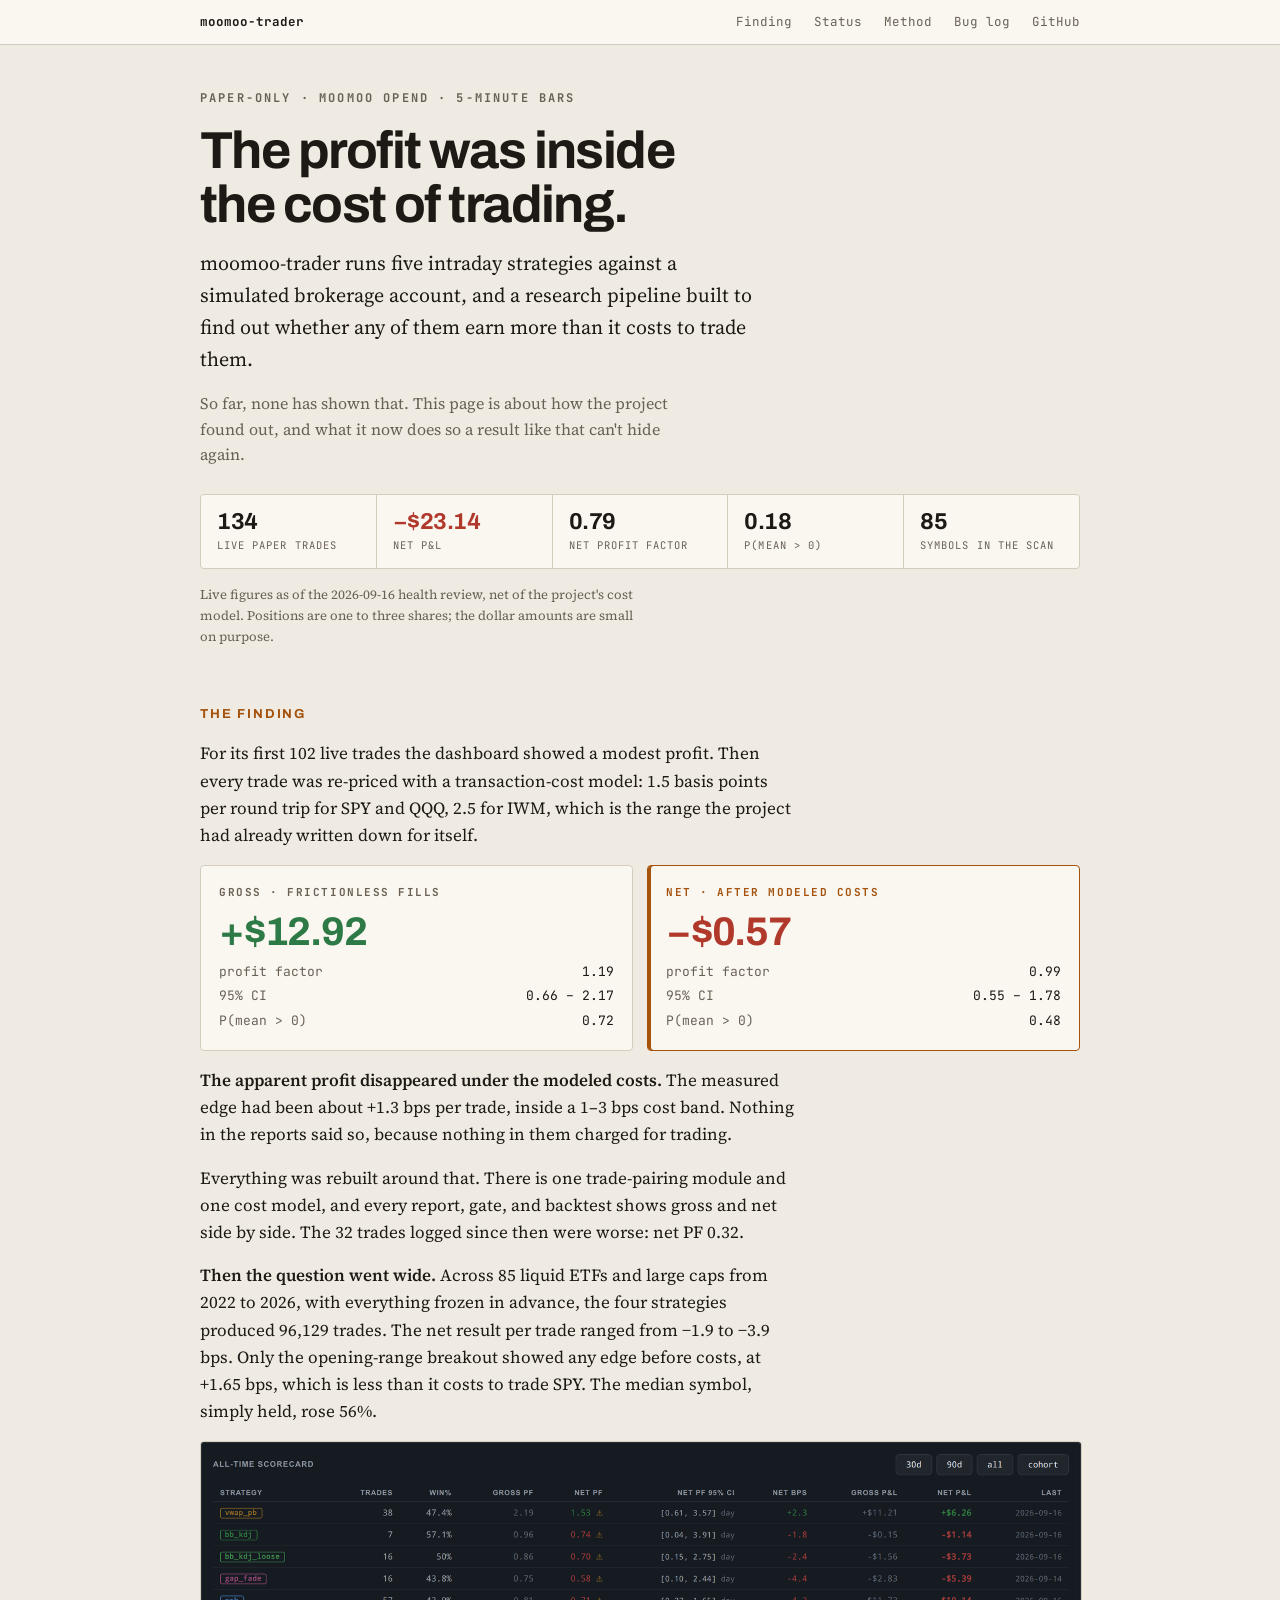
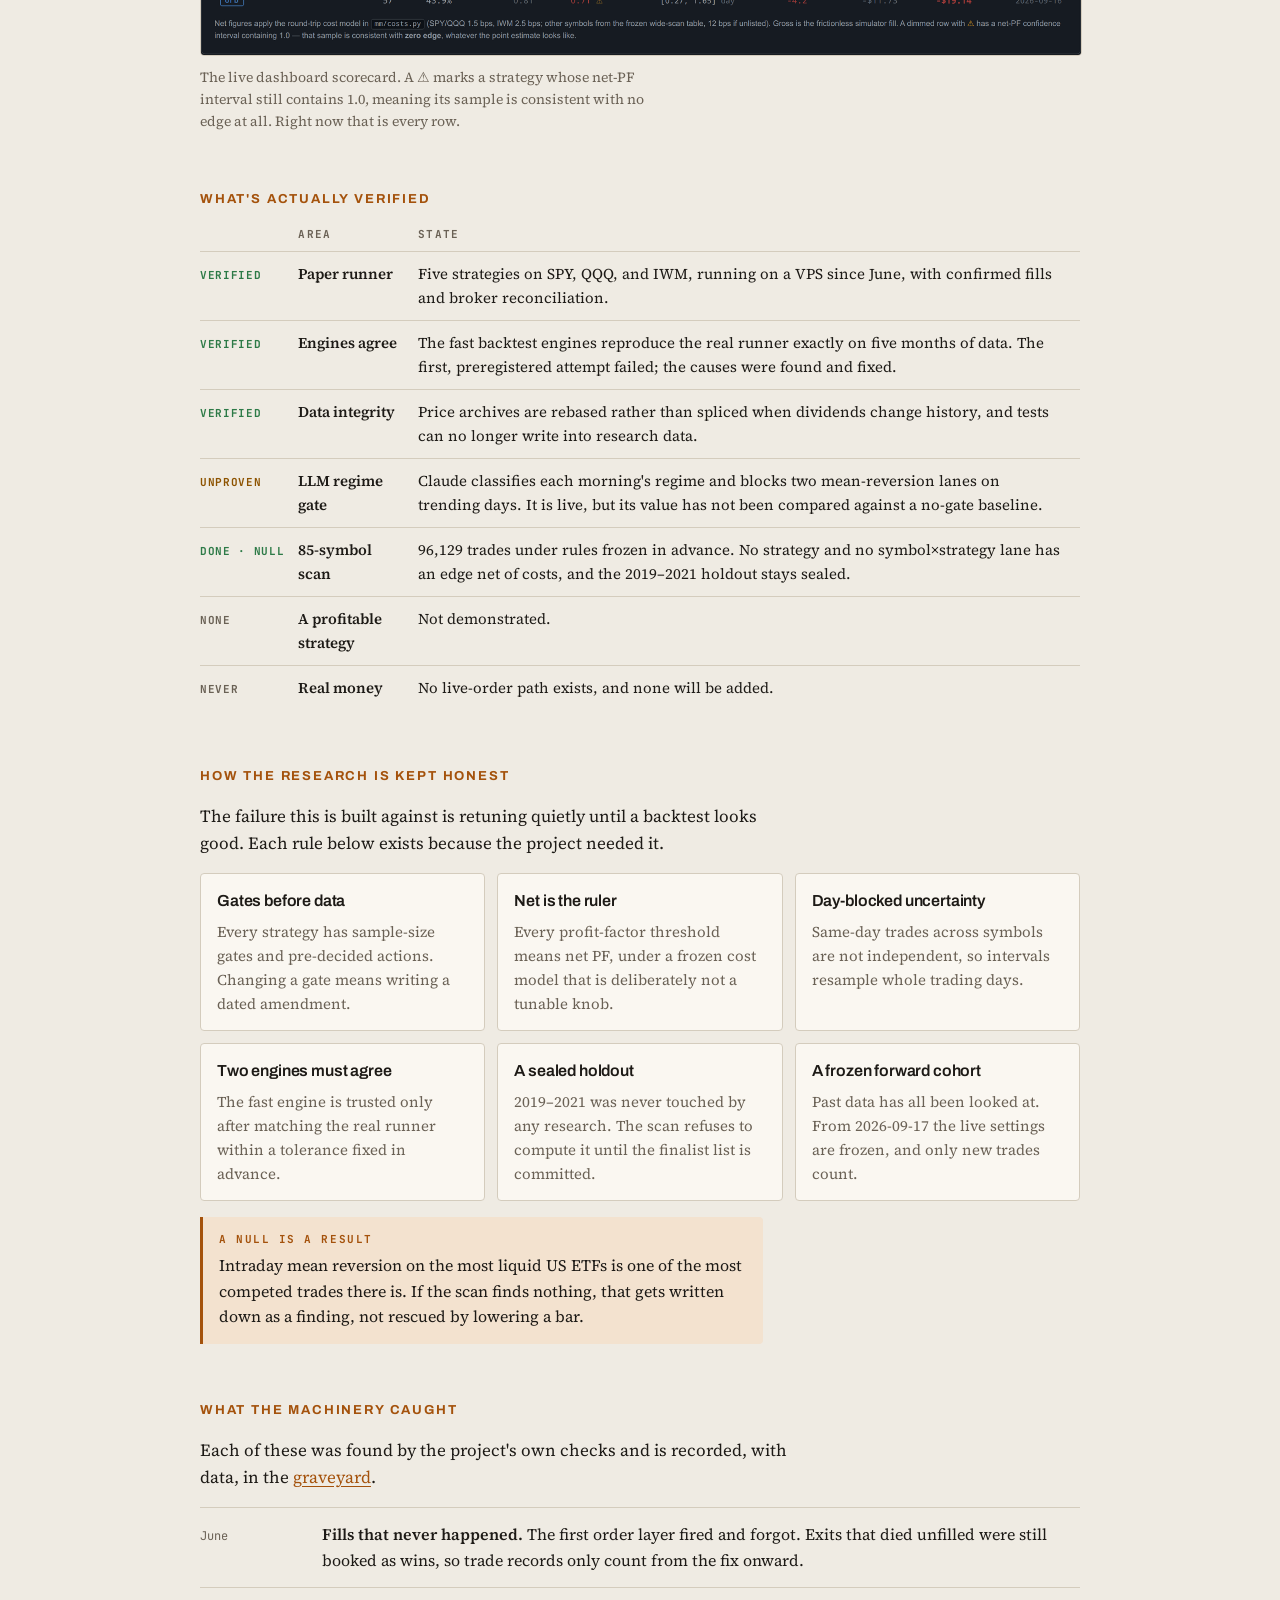
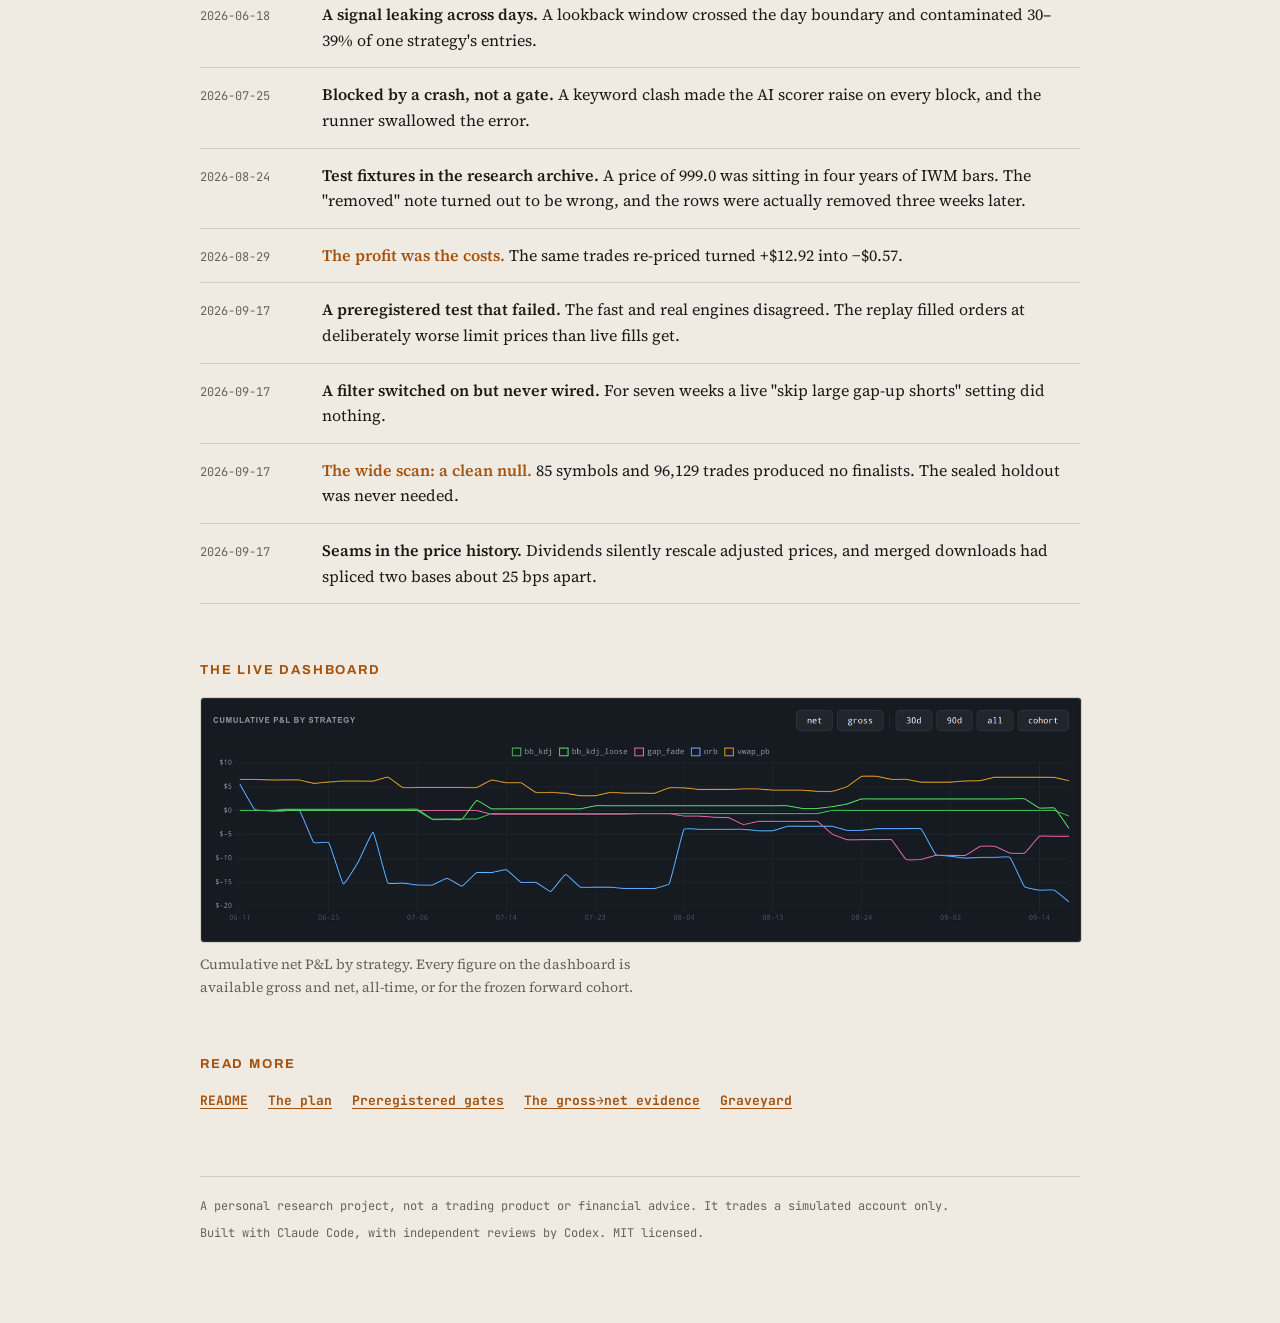
<file: index.html>
<!doctype html>
<html lang="en">
<head>
<meta charset="utf-8">
<meta name="viewport" content="width=device-width, initial-scale=1">
<meta name="color-scheme" content="light dark">
<meta name="description" content="moomoo-trader: a paper-only intraday strategy lab that found its reported profit was the transaction costs, and what it built so that can't happen quietly again.">
<link rel="icon" href="data:image/svg+xml,<svg xmlns='http://www.w3.org/2000/svg' viewBox='0 0 100 100'><text y='.9em' font-size='90'>📉</text></svg>">
<title>moomoo-trader</title>
<link rel="preconnect" href="https://fonts.googleapis.com">
<link rel="preconnect" href="https://fonts.gstatic.com" crossorigin>
<link rel="stylesheet" href="https://fonts.googleapis.com/css2?family=Archivo:wght@600;700&family=JetBrains+Mono:wght@400;700&family=Source+Serif+4:ital,opsz,wght@0,8..60,400;0,8..60,600;1,8..60,400&display=swap">
<style>
  :root {
    --bg:#efebe3; --surface:#faf7f1; --surface-2:#e5dfd3;
    --ink:#1d1a16; --muted:#6a6155; --rule:#d4ccbd;
    --accent:#a4520c; --accent-soft:#f3e2cf;
    --pos:#2d7a47; --neg:#b0392b; --warn:#8d5300;
    --f-display:"Archivo","Helvetica Neue",Arial,sans-serif;
    --f-body:"Source Serif 4",Georgia,"Times New Roman",serif;
    --f-mono:"JetBrains Mono",ui-monospace,"SFMono-Regular",Menlo,monospace;
  }
  @media (prefers-color-scheme: dark) {
    :root:not([data-theme="light"]) {
      --bg:#14120f; --surface:#1c1915; --surface-2:#27231d;
      --ink:#ebe5da; --muted:#a39889; --rule:#353026;
      --accent:#f0a24f; --accent-soft:#3a2714;
      --pos:#6cc98a; --neg:#f07a6a; --warn:#e0a84a;
    }
  }
  :root[data-theme="dark"] {
    --bg:#14120f; --surface:#1c1915; --surface-2:#27231d;
    --ink:#ebe5da; --muted:#a39889; --rule:#353026;
    --accent:#f0a24f; --accent-soft:#3a2714;
    --pos:#6cc98a; --neg:#f07a6a; --warn:#e0a84a;
  }

  html { -webkit-text-size-adjust: 100%; }
  body {
    margin: 0; background: var(--bg); color: var(--ink);
    font-family: var(--f-body); font-size: 17px; line-height: 1.6;
    -webkit-font-smoothing: antialiased;
  }
  img { max-width: 100%; }
  .wrap { max-width: 880px; margin: 0 auto; padding-inline: 20px; padding-block: 44px 80px; }

  h1, h2, h3 { font-family: var(--f-display); text-wrap: balance; margin: 0; }
  h1 { font-size: clamp(34px, 7vw, 52px); font-weight: 700; letter-spacing: -0.03em; line-height: 1.03; }
  h2 { font-size: 13px; font-weight: 700; letter-spacing: 0.14em; text-transform: uppercase; color: var(--accent); }
  h3 { font-size: 19px; font-weight: 600; letter-spacing: -0.01em; }
  p { margin: 0; }
  a { color: var(--accent); text-underline-offset: 3px; }
  strong { font-weight: 600; }
  code { font-family: var(--f-mono); font-size: 0.84em; background: var(--surface-2); padding: 1px 5px; border-radius: 3px; }

  .sitenav { background: var(--surface); border-bottom: 1px solid var(--rule); }
  .sitenav .in {
    max-width: 880px; margin: 0 auto; padding: 12px 20px;
    display: flex; flex-wrap: wrap; align-items: center; gap: 8px 22px;
    font-family: var(--f-mono); font-size: 12.5px;
  }
  .sitenav .brand { font-weight: 700; color: var(--ink); text-decoration: none; margin-right: auto; }
  .sitenav a { color: var(--muted); text-decoration: none; }
  .sitenav a:hover, .sitenav a:focus-visible { color: var(--accent); }

  .eyebrow {
    font-family: var(--f-mono); font-size: 12px; font-weight: 700;
    letter-spacing: 0.18em; text-transform: uppercase; color: var(--muted);
  }
  header { display: flex; flex-direction: column; gap: 16px; }
  .lede { font-size: 20px; max-width: 56ch; }
  .sub { font-size: 16px; color: var(--muted); max-width: 62ch; }

  .stats {
    display: grid; grid-template-columns: repeat(auto-fit, minmax(140px, 1fr));
    gap: 1px; background: var(--rule); border: 1px solid var(--rule); border-radius: 4px;
    overflow: hidden; margin-top: 10px;
  }
  .stat { background: var(--surface); padding: 14px 16px; display: flex; flex-direction: column; gap: 3px; }
  .stat .v {
    font-family: var(--f-display); font-size: 23px; font-weight: 700; letter-spacing: -0.02em;
    font-variant-numeric: tabular-nums; line-height: 1.1;
  }
  .stat .k { font-family: var(--f-mono); font-size: 10.5px; letter-spacing: 0.1em; text-transform: uppercase; color: var(--muted); }
  .neg { color: var(--neg); }
  .pos { color: var(--pos); }

  section { margin-top: 56px; display: flex; flex-direction: column; gap: 16px; }
  section > p, section > ul { max-width: 66ch; }
  ul { margin: 0; padding-left: 1.2em; display: flex; flex-direction: column; gap: 9px; }
  li::marker { color: var(--muted); }

  .versus { display: grid; grid-template-columns: 1fr 1fr; gap: 14px; }
  .side {
    background: var(--surface); border: 1px solid var(--rule); border-radius: 4px;
    padding: 18px; display: flex; flex-direction: column; gap: 10px;
  }
  .side.net { border-color: var(--accent); box-shadow: inset 3px 0 0 var(--accent); }
  .side .label { font-family: var(--f-mono); font-size: 11px; font-weight: 700; letter-spacing: 0.14em; text-transform: uppercase; color: var(--muted); }
  .side.net .label { color: var(--accent); }
  .side .big { font-family: var(--f-display); font-size: 40px; font-weight: 700; letter-spacing: -0.03em; line-height: 1; font-variant-numeric: tabular-nums; }
  .side dl { margin: 0; display: grid; grid-template-columns: auto 1fr; gap: 4px 14px; font-family: var(--f-mono); font-size: 13px; }
  .side dt { color: var(--muted); }
  .side dd { margin: 0; text-align: right; font-variant-numeric: tabular-nums; }

  .tbl-scroll { overflow-x: auto; }
  table { border-collapse: collapse; width: 100%; font-size: 15px; min-width: 440px; }
  th {
    font-family: var(--f-mono); font-size: 11px; font-weight: 700; letter-spacing: 0.12em;
    text-transform: uppercase; color: var(--muted); text-align: left;
    padding: 0 14px 8px 0; border-bottom: 1px solid var(--rule); white-space: nowrap;
  }
  td { padding: 10px 14px 10px 0; border-bottom: 1px solid var(--rule); vertical-align: baseline; }
  tr:last-child td { border-bottom: 0; }
  .state { font-family: var(--f-mono); font-size: 11px; font-weight: 700; letter-spacing: 0.06em; white-space: nowrap; }
  .state.ok { color: var(--pos); }
  .state.wip { color: var(--warn); }
  .state.no { color: var(--muted); }

  .note {
    border-left: 3px solid var(--accent); background: var(--accent-soft);
    padding: 14px 16px; border-radius: 0 4px 4px 0; font-size: 16px; max-width: 66ch;
  }
  .note .label { display: block; font-family: var(--f-mono); font-size: 11px; font-weight: 700; letter-spacing: 0.14em; text-transform: uppercase; color: var(--accent); margin-bottom: 5px; }

  figure { margin: 0; display: flex; flex-direction: column; gap: 10px; }
  figure img { display: block; width: 100%; height: auto; border-radius: 4px; border: 1px solid var(--rule); }
  figcaption { font-size: 14px; color: var(--muted); max-width: 66ch; }

  .log { display: flex; flex-direction: column; border-top: 1px solid var(--rule); }
  .ev { display: grid; grid-template-columns: 104px 1fr; gap: 18px; padding: 14px 0; border-bottom: 1px solid var(--rule); align-items: baseline; }
  .ev .d { font-family: var(--f-mono); font-size: 12px; color: var(--muted); font-variant-numeric: tabular-nums; white-space: nowrap; }
  .ev .t { font-size: 16px; }
  .ev .t b { font-weight: 600; }
  .ev.peak .t b { color: var(--accent); }

  .rules { display: grid; grid-template-columns: repeat(auto-fit, minmax(240px, 1fr)); gap: 12px; }
  .rule { background: var(--surface); border: 1px solid var(--rule); border-radius: 4px; padding: 14px 16px; display: flex; flex-direction: column; gap: 6px; }
  .rule h3 { font-size: 16px; }
  .rule p { font-size: 15px; color: var(--muted); }

  .links { display: flex; flex-wrap: wrap; gap: 8px 20px; font-family: var(--f-mono); font-size: 13px; }
  .links a { font-weight: 700; }

  footer { margin-top: 64px; padding-top: 20px; border-top: 1px solid var(--rule); display: flex; flex-direction: column; gap: 8px; }
  footer p { font-family: var(--f-mono); font-size: 12px; color: var(--muted); }

  @media (max-width: 560px) {
    body { font-size: 16px; }
    .wrap { padding-block: 30px 60px; }
    .versus { grid-template-columns: 1fr; }
    .ev { grid-template-columns: 1fr; gap: 4px; }
    .side .big { font-size: 34px; }
    .stat:last-child:nth-child(odd) { grid-column: 1 / -1; }
  }
</style>
</head>
<body>
<nav class="sitenav"><div class="in">
  <a class="brand" href="#">moomoo-trader</a>
  <a href="#finding">Finding</a>
  <a href="#status">Status</a>
  <a href="#method">Method</a>
  <a href="#log">Bug log</a>
  <a href="https://github.com/flyboy-byte/moomoo-trader">GitHub</a>
</div></nav>

<main class="wrap">
  <header>
    <p class="eyebrow">Paper-only · Moomoo OpenD · 5-minute bars</p>
    <h1>The profit was inside the cost of trading.</h1>
    <p class="lede">moomoo-trader runs five intraday strategies against a simulated brokerage account, and a research pipeline built to find out whether any of them earn more than it costs to trade them.</p>
    <p class="sub">So far, none has shown that. This page is about how the project found out, and what it now does so a result like that can't hide again.</p>
    <div class="stats">
      <div class="stat"><span class="v">134</span><span class="k">live paper trades</span></div>
      <div class="stat"><span class="v neg">−$23.14</span><span class="k">net P&amp;L</span></div>
      <div class="stat"><span class="v">0.79</span><span class="k">net profit factor</span></div>
      <div class="stat"><span class="v">0.18</span><span class="k">P(mean &gt; 0)</span></div>
      <div class="stat"><span class="v">85</span><span class="k">symbols in the scan</span></div>
    </div>
    <p class="sub" style="font-size:13px">Live figures as of the 2026-09-16 health review, net of the project's cost model. Positions are one to three shares; the dollar amounts are small on purpose.</p>
  </header>

  <section id="finding">
    <h2>The finding</h2>
    <p>For its first 102 live trades the dashboard showed a modest profit. Then every trade was re-priced with a transaction-cost model: 1.5 basis points per round trip for SPY and QQQ, 2.5 for IWM, which is the range the project had already written down for itself.</p>
    <div class="versus">
      <div class="side">
        <span class="label">Gross · frictionless fills</span>
        <span class="big pos">+$12.92</span>
        <dl><dt>profit factor</dt><dd>1.19</dd><dt>95% CI</dt><dd>0.66 – 2.17</dd><dt>P(mean &gt; 0)</dt><dd>0.72</dd></dl>
      </div>
      <div class="side net">
        <span class="label">Net · after modeled costs</span>
        <span class="big neg">−$0.57</span>
        <dl><dt>profit factor</dt><dd>0.99</dd><dt>95% CI</dt><dd>0.55 – 1.78</dd><dt>P(mean &gt; 0)</dt><dd>0.48</dd></dl>
      </div>
    </div>
    <p><strong>The apparent profit disappeared under the modeled costs.</strong> The measured edge had been about +1.3 bps per trade, inside a 1–3 bps cost band. Nothing in the reports said so, because nothing in them charged for trading.</p>
    <p>Everything was rebuilt around that. There is one trade-pairing module and one cost model, and every report, gate, and backtest shows gross and net side by side. The 32 trades logged since then were worse: net PF 0.32.</p>
    <p><strong>Then the question went wide.</strong> Across 85 liquid ETFs and large caps from 2022 to 2026, with everything frozen in advance, the four strategies produced 96,129 trades. The net result per trade ranged from −1.9 to −3.9 bps. Only the opening-range breakout showed any edge before costs, at +1.65 bps, which is less than it costs to trade SPY. The median symbol, simply held, rose 56%.</p>
    <figure>
      <img src="img/dashboard-scorecard.png" alt="Dashboard scorecard: five strategies with gross PF, net PF, a day-blocked 95% confidence interval, and gross and net P&amp;L. Four are net negative, and every row is flagged as consistent with zero edge." loading="lazy">
      <figcaption>The live dashboard scorecard. A ⚠ marks a strategy whose net-PF interval still contains 1.0, meaning its sample is consistent with no edge at all. Right now that is every row.</figcaption>
    </figure>
  </section>

  <section id="status">
    <h2>What's actually verified</h2>
    <div class="tbl-scroll"><table>
      <thead><tr><th></th><th>Area</th><th>State</th></tr></thead>
      <tbody>
        <tr><td><span class="state ok">VERIFIED</span></td><td><strong>Paper runner</strong></td><td>Five strategies on SPY, QQQ, and IWM, running on a VPS since June, with confirmed fills and broker reconciliation.</td></tr>
        <tr><td><span class="state ok">VERIFIED</span></td><td><strong>Engines agree</strong></td><td>The fast backtest engines reproduce the real runner exactly on five months of data. The first, preregistered attempt failed; the causes were found and fixed.</td></tr>
        <tr><td><span class="state ok">VERIFIED</span></td><td><strong>Data integrity</strong></td><td>Price archives are rebased rather than spliced when dividends change history, and tests can no longer write into research data.</td></tr>
        <tr><td><span class="state wip">UNPROVEN</span></td><td><strong>LLM regime gate</strong></td><td>Claude classifies each morning's regime and blocks two mean-reversion lanes on trending days. It is live, but its value has not been compared against a no-gate baseline.</td></tr>
        <tr><td><span class="state ok">DONE · NULL</span></td><td><strong>85-symbol scan</strong></td><td>96,129 trades under rules frozen in advance. No strategy and no symbol×strategy lane has an edge net of costs, and the 2019–2021 holdout stays sealed.</td></tr>
        <tr><td><span class="state no">NONE</span></td><td><strong>A profitable strategy</strong></td><td>Not demonstrated.</td></tr>
        <tr><td><span class="state no">NEVER</span></td><td><strong>Real money</strong></td><td>No live-order path exists, and none will be added.</td></tr>
      </tbody>
    </table></div>
  </section>

  <section id="method">
    <h2>How the research is kept honest</h2>
    <p>The failure this is built against is retuning quietly until a backtest looks good. Each rule below exists because the project needed it.</p>
    <div class="rules">
      <div class="rule"><h3>Gates before data</h3><p>Every strategy has sample-size gates and pre-decided actions. Changing a gate means writing a dated amendment.</p></div>
      <div class="rule"><h3>Net is the ruler</h3><p>Every profit-factor threshold means net PF, under a frozen cost model that is deliberately not a tunable knob.</p></div>
      <div class="rule"><h3>Day-blocked uncertainty</h3><p>Same-day trades across symbols are not independent, so intervals resample whole trading days.</p></div>
      <div class="rule"><h3>Two engines must agree</h3><p>The fast engine is trusted only after matching the real runner within a tolerance fixed in advance.</p></div>
      <div class="rule"><h3>A sealed holdout</h3><p>2019–2021 was never touched by any research. The scan refuses to compute it until the finalist list is committed.</p></div>
      <div class="rule"><h3>A frozen forward cohort</h3><p>Past data has all been looked at. From 2026-09-17 the live settings are frozen, and only new trades count.</p></div>
    </div>
    <div class="note"><span class="label">A null is a result</span>Intraday mean reversion on the most liquid US ETFs is one of the most competed trades there is. If the scan finds nothing, that gets written down as a finding, not rescued by lowering a bar.</div>
  </section>

  <section id="log">
    <h2>What the machinery caught</h2>
    <p>Each of these was found by the project's own checks and is recorded, with data, in the <a href="https://github.com/flyboy-byte/moomoo-trader/blob/master/docs/strategy_graveyard.md">graveyard</a>.</p>
    <div class="log">
      <div class="ev"><span class="d">June</span><span class="t"><b>Fills that never happened.</b> The first order layer fired and forgot. Exits that died unfilled were still booked as wins, so trade records only count from the fix onward.</span></div>
      <div class="ev"><span class="d">2026-06-18</span><span class="t"><b>A signal leaking across days.</b> A lookback window crossed the day boundary and contaminated 30–39% of one strategy's entries.</span></div>
      <div class="ev"><span class="d">2026-07-25</span><span class="t"><b>Blocked by a crash, not a gate.</b> A keyword clash made the AI scorer raise on every block, and the runner swallowed the error.</span></div>
      <div class="ev"><span class="d">2026-08-24</span><span class="t"><b>Test fixtures in the research archive.</b> A price of 999.0 was sitting in four years of IWM bars. The "removed" note turned out to be wrong, and the rows were actually removed three weeks later.</span></div>
      <div class="ev peak"><span class="d">2026-08-29</span><span class="t"><b>The profit was the costs.</b> The same trades re-priced turned +$12.92 into −$0.57.</span></div>
      <div class="ev"><span class="d">2026-09-17</span><span class="t"><b>A preregistered test that failed.</b> The fast and real engines disagreed. The replay filled orders at deliberately worse limit prices than live fills get.</span></div>
      <div class="ev"><span class="d">2026-09-17</span><span class="t"><b>A filter switched on but never wired.</b> For seven weeks a live "skip large gap-up shorts" setting did nothing.</span></div>
      <div class="ev peak"><span class="d">2026-09-17</span><span class="t"><b>The wide scan: a clean null.</b> 85 symbols and 96,129 trades produced no finalists. The sealed holdout was never needed.</span></div>
      <div class="ev"><span class="d">2026-09-17</span><span class="t"><b>Seams in the price history.</b> Dividends silently rescale adjusted prices, and merged downloads had spliced two bases about 25 bps apart.</span></div>
    </div>
  </section>

  <section>
    <h2>The live dashboard</h2>
    <figure>
      <img src="img/dashboard-chart.png" alt="Cumulative net P&amp;L by strategy since June. vwap_pb is slightly positive; orb and gap_fade drift negative." loading="lazy">
      <figcaption>Cumulative net P&amp;L by strategy. Every figure on the dashboard is available gross and net, all-time, or for the frozen forward cohort.</figcaption>
    </figure>
  </section>

  <section>
    <h2>Read more</h2>
    <div class="links">
      <a href="https://github.com/flyboy-byte/moomoo-trader">README</a>
      <a href="https://github.com/flyboy-byte/moomoo-trader/blob/master/docs/PLAN.md">The plan</a>
      <a href="https://github.com/flyboy-byte/moomoo-trader/blob/master/docs/evaluation_criteria.md">Preregistered gates</a>
      <a href="https://github.com/flyboy-byte/moomoo-trader/blob/master/docs/research-reset.md">The gross→net evidence</a>
      <a href="https://github.com/flyboy-byte/moomoo-trader/blob/master/docs/strategy_graveyard.md">Graveyard</a>
    </div>
  </section>

  <footer>
    <p>A personal research project, not a trading product or financial advice. It trades a simulated account only.</p>
    <p>Built with Claude Code, with independent reviews by Codex. MIT licensed.</p>
  </footer>
</main>
</body>
</html>
</file>
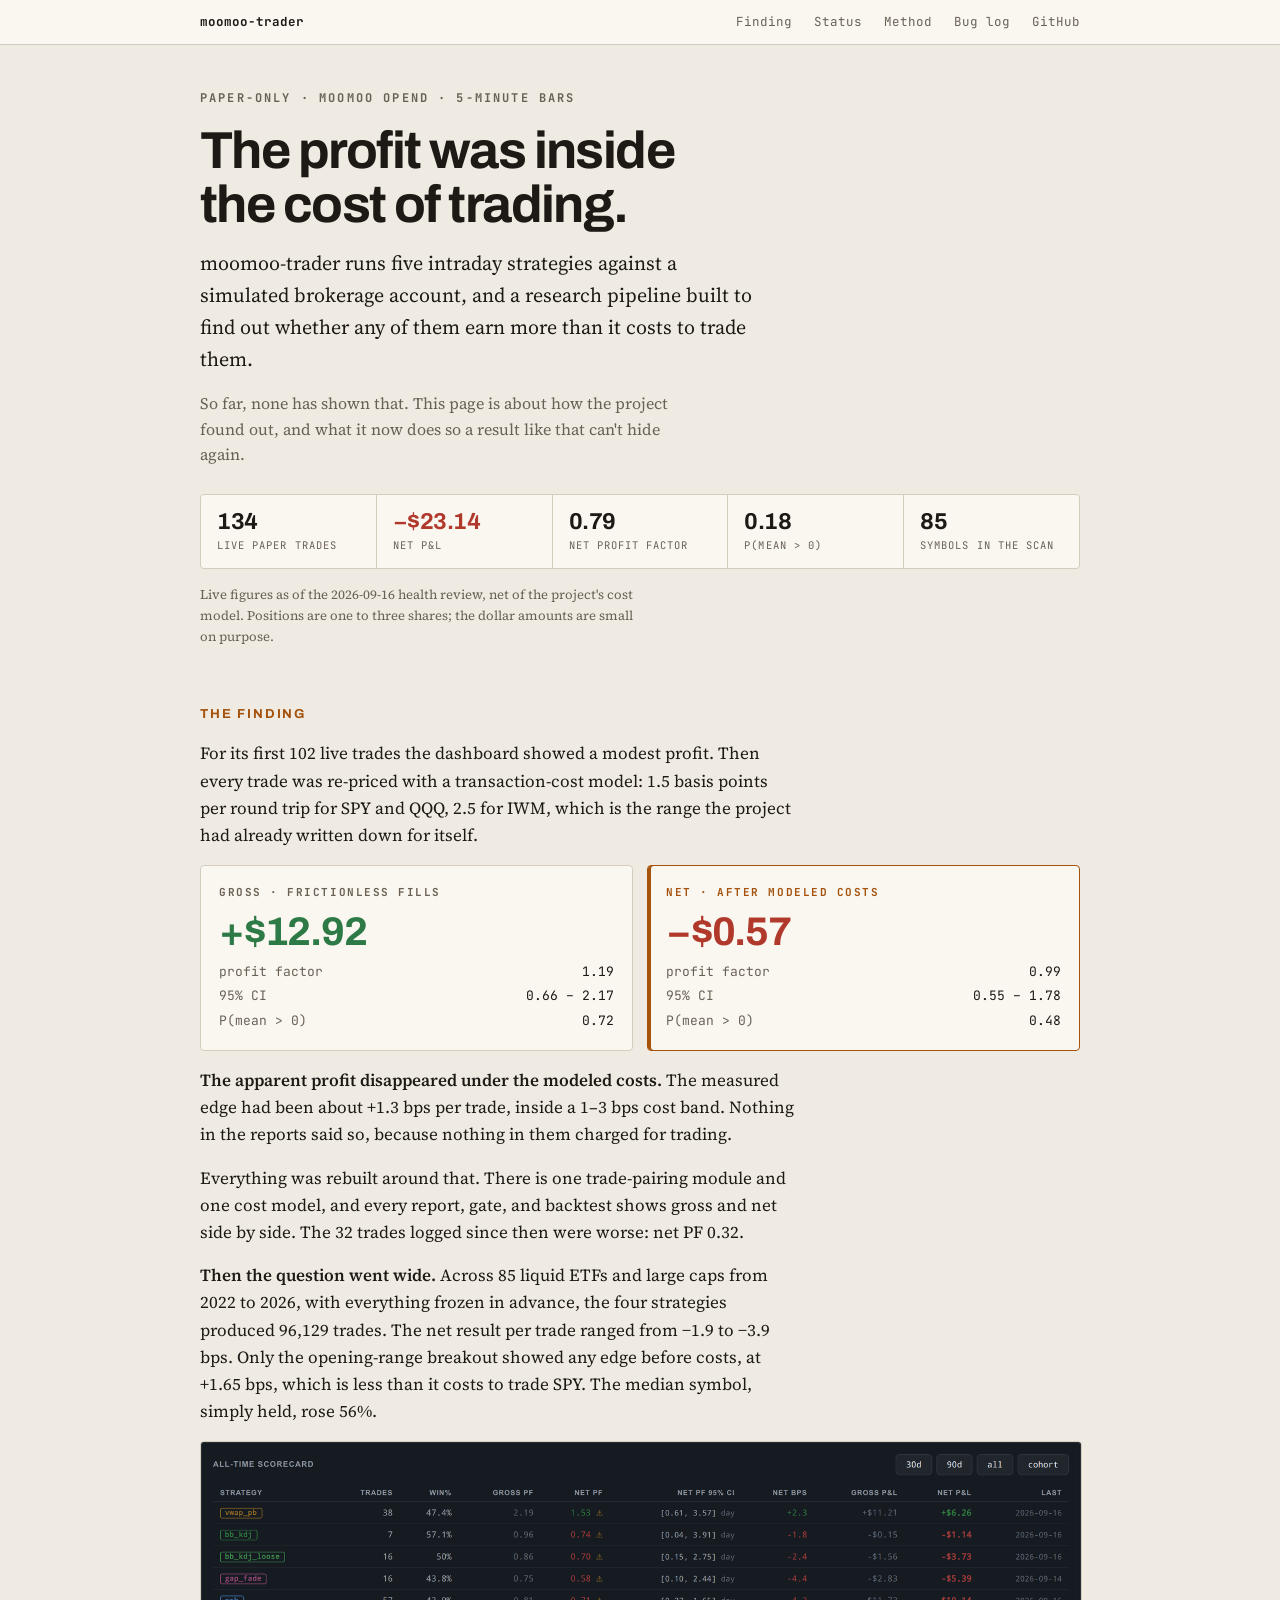
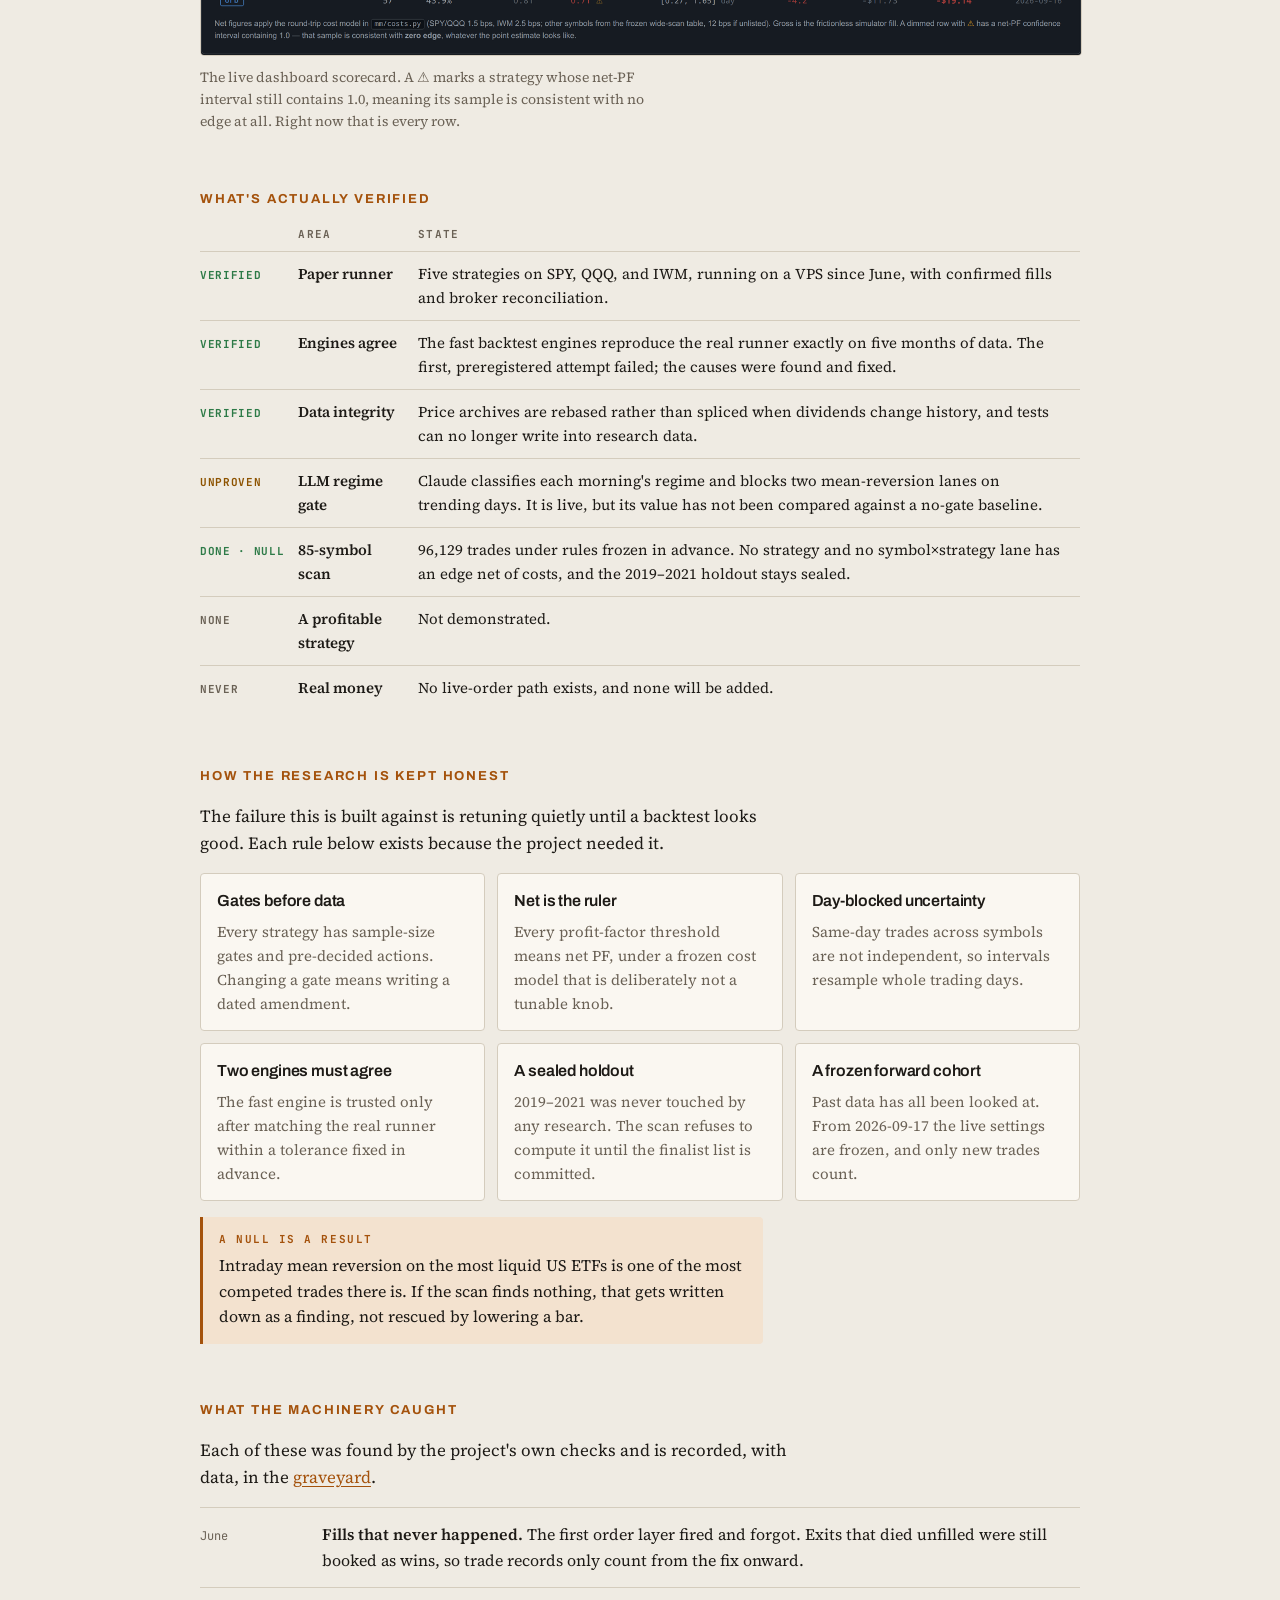
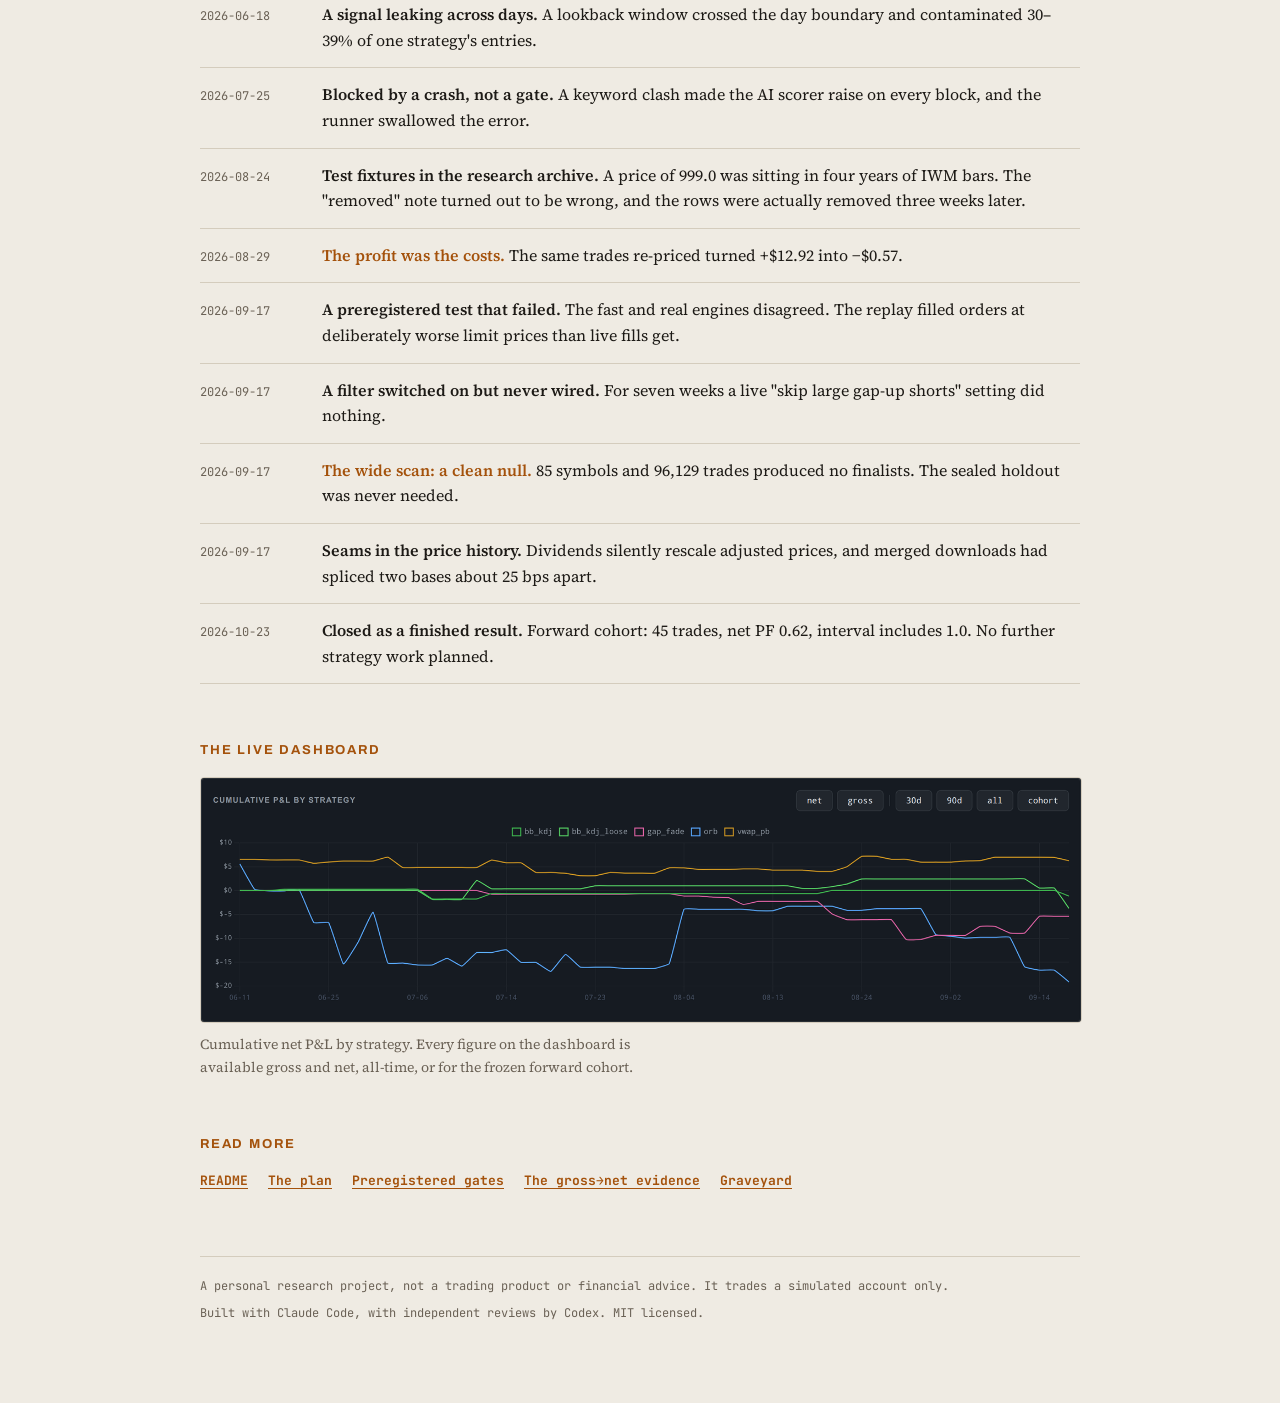
<file: site/index.html>
<!doctype html>
<html lang="en">
<head>
<meta charset="utf-8">
<meta name="viewport" content="width=device-width, initial-scale=1">
<meta name="color-scheme" content="light dark">
<meta name="description" content="moomoo-trader: a paper-only intraday strategy lab that found its reported profit was the transaction costs, and what it built so that can't happen quietly again.">
<link rel="icon" href="data:image/svg+xml,<svg xmlns='http://www.w3.org/2000/svg' viewBox='0 0 100 100'><text y='.9em' font-size='90'>📉</text></svg>">
<title>moomoo-trader</title>
<link rel="preconnect" href="https://fonts.googleapis.com">
<link rel="preconnect" href="https://fonts.gstatic.com" crossorigin>
<link rel="stylesheet" href="https://fonts.googleapis.com/css2?family=Archivo:wght@600;700&family=JetBrains+Mono:wght@400;700&family=Source+Serif+4:ital,opsz,wght@0,8..60,400;0,8..60,600;1,8..60,400&display=swap">
<style>
  :root {
    --bg:#efebe3; --surface:#faf7f1; --surface-2:#e5dfd3;
    --ink:#1d1a16; --muted:#6a6155; --rule:#d4ccbd;
    --accent:#a4520c; --accent-soft:#f3e2cf;
    --pos:#2d7a47; --neg:#b0392b; --warn:#8d5300;
    --f-display:"Archivo","Helvetica Neue",Arial,sans-serif;
    --f-body:"Source Serif 4",Georgia,"Times New Roman",serif;
    --f-mono:"JetBrains Mono",ui-monospace,"SFMono-Regular",Menlo,monospace;
  }
  @media (prefers-color-scheme: dark) {
    :root:not([data-theme="light"]) {
      --bg:#14120f; --surface:#1c1915; --surface-2:#27231d;
      --ink:#ebe5da; --muted:#a39889; --rule:#353026;
      --accent:#f0a24f; --accent-soft:#3a2714;
      --pos:#6cc98a; --neg:#f07a6a; --warn:#e0a84a;
    }
  }
  :root[data-theme="dark"] {
    --bg:#14120f; --surface:#1c1915; --surface-2:#27231d;
    --ink:#ebe5da; --muted:#a39889; --rule:#353026;
    --accent:#f0a24f; --accent-soft:#3a2714;
    --pos:#6cc98a; --neg:#f07a6a; --warn:#e0a84a;
  }

  html { -webkit-text-size-adjust: 100%; }
  body {
    margin: 0; background: var(--bg); color: var(--ink);
    font-family: var(--f-body); font-size: 17px; line-height: 1.6;
    -webkit-font-smoothing: antialiased;
  }
  img { max-width: 100%; }
  .wrap { max-width: 880px; margin: 0 auto; padding-inline: 20px; padding-block: 44px 80px; }

  h1, h2, h3 { font-family: var(--f-display); text-wrap: balance; margin: 0; }
  h1 { font-size: clamp(34px, 7vw, 52px); font-weight: 700; letter-spacing: -0.03em; line-height: 1.03; }
  h2 { font-size: 13px; font-weight: 700; letter-spacing: 0.14em; text-transform: uppercase; color: var(--accent); }
  h3 { font-size: 19px; font-weight: 600; letter-spacing: -0.01em; }
  p { margin: 0; }
  a { color: var(--accent); text-underline-offset: 3px; }
  strong { font-weight: 600; }
  code { font-family: var(--f-mono); font-size: 0.84em; background: var(--surface-2); padding: 1px 5px; border-radius: 3px; }

  .sitenav { background: var(--surface); border-bottom: 1px solid var(--rule); }
  .sitenav .in {
    max-width: 880px; margin: 0 auto; padding: 12px 20px;
    display: flex; flex-wrap: wrap; align-items: center; gap: 8px 22px;
    font-family: var(--f-mono); font-size: 12.5px;
  }
  .sitenav .brand { font-weight: 700; color: var(--ink); text-decoration: none; margin-right: auto; }
  .sitenav a { color: var(--muted); text-decoration: none; }
  .sitenav a:hover, .sitenav a:focus-visible { color: var(--accent); }

  .eyebrow {
    font-family: var(--f-mono); font-size: 12px; font-weight: 700;
    letter-spacing: 0.18em; text-transform: uppercase; color: var(--muted);
  }
  header { display: flex; flex-direction: column; gap: 16px; }
  .lede { font-size: 20px; max-width: 56ch; }
  .sub { font-size: 16px; color: var(--muted); max-width: 62ch; }

  .stats {
    display: grid; grid-template-columns: repeat(auto-fit, minmax(140px, 1fr));
    gap: 1px; background: var(--rule); border: 1px solid var(--rule); border-radius: 4px;
    overflow: hidden; margin-top: 10px;
  }
  .stat { background: var(--surface); padding: 14px 16px; display: flex; flex-direction: column; gap: 3px; }
  .stat .v {
    font-family: var(--f-display); font-size: 23px; font-weight: 700; letter-spacing: -0.02em;
    font-variant-numeric: tabular-nums; line-height: 1.1;
  }
  .stat .k { font-family: var(--f-mono); font-size: 10.5px; letter-spacing: 0.1em; text-transform: uppercase; color: var(--muted); }
  .neg { color: var(--neg); }
  .pos { color: var(--pos); }

  section { margin-top: 56px; display: flex; flex-direction: column; gap: 16px; }
  section > p, section > ul { max-width: 66ch; }
  ul { margin: 0; padding-left: 1.2em; display: flex; flex-direction: column; gap: 9px; }
  li::marker { color: var(--muted); }

  .versus { display: grid; grid-template-columns: 1fr 1fr; gap: 14px; }
  .side {
    background: var(--surface); border: 1px solid var(--rule); border-radius: 4px;
    padding: 18px; display: flex; flex-direction: column; gap: 10px;
  }
  .side.net { border-color: var(--accent); box-shadow: inset 3px 0 0 var(--accent); }
  .side .label { font-family: var(--f-mono); font-size: 11px; font-weight: 700; letter-spacing: 0.14em; text-transform: uppercase; color: var(--muted); }
  .side.net .label { color: var(--accent); }
  .side .big { font-family: var(--f-display); font-size: 40px; font-weight: 700; letter-spacing: -0.03em; line-height: 1; font-variant-numeric: tabular-nums; }
  .side dl { margin: 0; display: grid; grid-template-columns: auto 1fr; gap: 4px 14px; font-family: var(--f-mono); font-size: 13px; }
  .side dt { color: var(--muted); }
  .side dd { margin: 0; text-align: right; font-variant-numeric: tabular-nums; }

  .tbl-scroll { overflow-x: auto; }
  table { border-collapse: collapse; width: 100%; font-size: 15px; min-width: 440px; }
  th {
    font-family: var(--f-mono); font-size: 11px; font-weight: 700; letter-spacing: 0.12em;
    text-transform: uppercase; color: var(--muted); text-align: left;
    padding: 0 14px 8px 0; border-bottom: 1px solid var(--rule); white-space: nowrap;
  }
  td { padding: 10px 14px 10px 0; border-bottom: 1px solid var(--rule); vertical-align: baseline; }
  tr:last-child td { border-bottom: 0; }
  .state { font-family: var(--f-mono); font-size: 11px; font-weight: 700; letter-spacing: 0.06em; white-space: nowrap; }
  .state.ok { color: var(--pos); }
  .state.wip { color: var(--warn); }
  .state.no { color: var(--muted); }

  .note {
    border-left: 3px solid var(--accent); background: var(--accent-soft);
    padding: 14px 16px; border-radius: 0 4px 4px 0; font-size: 16px; max-width: 66ch;
  }
  .note .label { display: block; font-family: var(--f-mono); font-size: 11px; font-weight: 700; letter-spacing: 0.14em; text-transform: uppercase; color: var(--accent); margin-bottom: 5px; }

  figure { margin: 0; display: flex; flex-direction: column; gap: 10px; }
  figure img { display: block; width: 100%; height: auto; border-radius: 4px; border: 1px solid var(--rule); }
  figcaption { font-size: 14px; color: var(--muted); max-width: 66ch; }

  .log { display: flex; flex-direction: column; border-top: 1px solid var(--rule); }
  .ev { display: grid; grid-template-columns: 104px 1fr; gap: 18px; padding: 14px 0; border-bottom: 1px solid var(--rule); align-items: baseline; }
  .ev .d { font-family: var(--f-mono); font-size: 12px; color: var(--muted); font-variant-numeric: tabular-nums; white-space: nowrap; }
  .ev .t { font-size: 16px; }
  .ev .t b { font-weight: 600; }
  .ev.peak .t b { color: var(--accent); }

  .rules { display: grid; grid-template-columns: repeat(auto-fit, minmax(240px, 1fr)); gap: 12px; }
  .rule { background: var(--surface); border: 1px solid var(--rule); border-radius: 4px; padding: 14px 16px; display: flex; flex-direction: column; gap: 6px; }
  .rule h3 { font-size: 16px; }
  .rule p { font-size: 15px; color: var(--muted); }

  .links { display: flex; flex-wrap: wrap; gap: 8px 20px; font-family: var(--f-mono); font-size: 13px; }
  .links a { font-weight: 700; }

  footer { margin-top: 64px; padding-top: 20px; border-top: 1px solid var(--rule); display: flex; flex-direction: column; gap: 8px; }
  footer p { font-family: var(--f-mono); font-size: 12px; color: var(--muted); }

  @media (max-width: 560px) {
    body { font-size: 16px; }
    .wrap { padding-block: 30px 60px; }
    .versus { grid-template-columns: 1fr; }
    .ev { grid-template-columns: 1fr; gap: 4px; }
    .side .big { font-size: 34px; }
    .stat:last-child:nth-child(odd) { grid-column: 1 / -1; }
  }
</style>
</head>
<body>
<nav class="sitenav"><div class="in">
  <a class="brand" href="#">moomoo-trader</a>
  <a href="#finding">Finding</a>
  <a href="#status">Status</a>
  <a href="#method">Method</a>
  <a href="#log">Bug log</a>
  <a href="https://github.com/flyboy-byte/moomoo-trader">GitHub</a>
</div></nav>

<main class="wrap">
  <header>
    <p class="eyebrow">Paper-only · Moomoo OpenD · 5-minute bars</p>
    <h1>The profit was inside the cost of trading.</h1>
    <p class="lede">moomoo-trader runs five intraday strategies against a simulated brokerage account, and a research pipeline built to find out whether any of them earn more than it costs to trade them.</p>
    <p class="sub">So far, none has shown that. This page is about how the project found out, and what it now does so a result like that can't hide again.</p>
    <div class="stats">
      <div class="stat"><span class="v">134</span><span class="k">live paper trades</span></div>
      <div class="stat"><span class="v neg">−$23.14</span><span class="k">net P&amp;L</span></div>
      <div class="stat"><span class="v">0.79</span><span class="k">net profit factor</span></div>
      <div class="stat"><span class="v">0.18</span><span class="k">P(mean &gt; 0)</span></div>
      <div class="stat"><span class="v">85</span><span class="k">symbols in the scan</span></div>
    </div>
    <p class="sub" style="font-size:13px">Live figures as of the 2026-09-16 health review, net of the project's cost model. Positions are one to three shares; the dollar amounts are small on purpose.</p>
  </header>

  <section id="finding">
    <h2>The finding</h2>
    <p>For its first 102 live trades the dashboard showed a modest profit. Then every trade was re-priced with a transaction-cost model: 1.5 basis points per round trip for SPY and QQQ, 2.5 for IWM, which is the range the project had already written down for itself.</p>
    <div class="versus">
      <div class="side">
        <span class="label">Gross · frictionless fills</span>
        <span class="big pos">+$12.92</span>
        <dl><dt>profit factor</dt><dd>1.19</dd><dt>95% CI</dt><dd>0.66 – 2.17</dd><dt>P(mean &gt; 0)</dt><dd>0.72</dd></dl>
      </div>
      <div class="side net">
        <span class="label">Net · after modeled costs</span>
        <span class="big neg">−$0.57</span>
        <dl><dt>profit factor</dt><dd>0.99</dd><dt>95% CI</dt><dd>0.55 – 1.78</dd><dt>P(mean &gt; 0)</dt><dd>0.48</dd></dl>
      </div>
    </div>
    <p><strong>The apparent profit disappeared under the modeled costs.</strong> The measured edge had been about +1.3 bps per trade, inside a 1–3 bps cost band. Nothing in the reports said so, because nothing in them charged for trading.</p>
    <p>Everything was rebuilt around that. There is one trade-pairing module and one cost model, and every report, gate, and backtest shows gross and net side by side. The 32 trades logged since then were worse: net PF 0.32.</p>
    <p><strong>Then the question went wide.</strong> Across 85 liquid ETFs and large caps from 2022 to 2026, with everything frozen in advance, the four strategies produced 96,129 trades. The net result per trade ranged from −1.9 to −3.9 bps. Only the opening-range breakout showed any edge before costs, at +1.65 bps, which is less than it costs to trade SPY. The median symbol, simply held, rose 56%.</p>
    <figure>
      <img src="img/dashboard-scorecard.png" alt="Dashboard scorecard: five strategies with gross PF, net PF, a day-blocked 95% confidence interval, and gross and net P&amp;L. Four are net negative, and every row is flagged as consistent with zero edge." loading="lazy">
      <figcaption>The live dashboard scorecard. A ⚠ marks a strategy whose net-PF interval still contains 1.0, meaning its sample is consistent with no edge at all. Right now that is every row.</figcaption>
    </figure>
  </section>

  <section id="status">
    <h2>What's actually verified</h2>
    <div class="tbl-scroll"><table>
      <thead><tr><th></th><th>Area</th><th>State</th></tr></thead>
      <tbody>
        <tr><td><span class="state ok">VERIFIED</span></td><td><strong>Paper runner</strong></td><td>Five strategies on SPY, QQQ, and IWM, running on a VPS since June, with confirmed fills and broker reconciliation.</td></tr>
        <tr><td><span class="state ok">VERIFIED</span></td><td><strong>Engines agree</strong></td><td>The fast backtest engines reproduce the real runner exactly on five months of data. The first, preregistered attempt failed; the causes were found and fixed.</td></tr>
        <tr><td><span class="state ok">VERIFIED</span></td><td><strong>Data integrity</strong></td><td>Price archives are rebased rather than spliced when dividends change history, and tests can no longer write into research data.</td></tr>
        <tr><td><span class="state wip">UNPROVEN</span></td><td><strong>LLM regime gate</strong></td><td>Claude classifies each morning's regime and blocks two mean-reversion lanes on trending days. It is live, but its value has not been compared against a no-gate baseline.</td></tr>
        <tr><td><span class="state ok">DONE · NULL</span></td><td><strong>85-symbol scan</strong></td><td>96,129 trades under rules frozen in advance. No strategy and no symbol×strategy lane has an edge net of costs, and the 2019–2021 holdout stays sealed.</td></tr>
        <tr><td><span class="state no">NONE</span></td><td><strong>A profitable strategy</strong></td><td>Not demonstrated.</td></tr>
        <tr><td><span class="state no">NEVER</span></td><td><strong>Real money</strong></td><td>No live-order path exists, and none will be added.</td></tr>
      </tbody>
    </table></div>
  </section>

  <section id="method">
    <h2>How the research is kept honest</h2>
    <p>The failure this is built against is retuning quietly until a backtest looks good. Each rule below exists because the project needed it.</p>
    <div class="rules">
      <div class="rule"><h3>Gates before data</h3><p>Every strategy has sample-size gates and pre-decided actions. Changing a gate means writing a dated amendment.</p></div>
      <div class="rule"><h3>Net is the ruler</h3><p>Every profit-factor threshold means net PF, under a frozen cost model that is deliberately not a tunable knob.</p></div>
      <div class="rule"><h3>Day-blocked uncertainty</h3><p>Same-day trades across symbols are not independent, so intervals resample whole trading days.</p></div>
      <div class="rule"><h3>Two engines must agree</h3><p>The fast engine is trusted only after matching the real runner within a tolerance fixed in advance.</p></div>
      <div class="rule"><h3>A sealed holdout</h3><p>2019–2021 was never touched by any research. The scan refuses to compute it until the finalist list is committed.</p></div>
      <div class="rule"><h3>A frozen forward cohort</h3><p>Past data has all been looked at. From 2026-09-17 the live settings are frozen, and only new trades count.</p></div>
    </div>
    <div class="note"><span class="label">A null is a result</span>Intraday mean reversion on the most liquid US ETFs is one of the most competed trades there is. If the scan finds nothing, that gets written down as a finding, not rescued by lowering a bar.</div>
  </section>

  <section id="log">
    <h2>What the machinery caught</h2>
    <p>Each of these was found by the project's own checks and is recorded, with data, in the <a href="https://github.com/flyboy-byte/moomoo-trader/blob/master/docs/strategy_graveyard.md">graveyard</a>.</p>
    <div class="log">
      <div class="ev"><span class="d">June</span><span class="t"><b>Fills that never happened.</b> The first order layer fired and forgot. Exits that died unfilled were still booked as wins, so trade records only count from the fix onward.</span></div>
      <div class="ev"><span class="d">2026-06-18</span><span class="t"><b>A signal leaking across days.</b> A lookback window crossed the day boundary and contaminated 30–39% of one strategy's entries.</span></div>
      <div class="ev"><span class="d">2026-07-25</span><span class="t"><b>Blocked by a crash, not a gate.</b> A keyword clash made the AI scorer raise on every block, and the runner swallowed the error.</span></div>
      <div class="ev"><span class="d">2026-08-24</span><span class="t"><b>Test fixtures in the research archive.</b> A price of 999.0 was sitting in four years of IWM bars. The "removed" note turned out to be wrong, and the rows were actually removed three weeks later.</span></div>
      <div class="ev peak"><span class="d">2026-08-29</span><span class="t"><b>The profit was the costs.</b> The same trades re-priced turned +$12.92 into −$0.57.</span></div>
      <div class="ev"><span class="d">2026-09-17</span><span class="t"><b>A preregistered test that failed.</b> The fast and real engines disagreed. The replay filled orders at deliberately worse limit prices than live fills get.</span></div>
      <div class="ev"><span class="d">2026-09-17</span><span class="t"><b>A filter switched on but never wired.</b> For seven weeks a live "skip large gap-up shorts" setting did nothing.</span></div>
      <div class="ev peak"><span class="d">2026-09-17</span><span class="t"><b>The wide scan: a clean null.</b> 85 symbols and 96,129 trades produced no finalists. The sealed holdout was never needed.</span></div>
      <div class="ev"><span class="d">2026-09-17</span><span class="t"><b>Seams in the price history.</b> Dividends silently rescale adjusted prices, and merged downloads had spliced two bases about 25 bps apart.</span></div>
      <div class="ev"><span class="d">2026-10-23</span><span class="t"><b>Closed as a finished result.</b> Forward cohort: 45 trades, net PF 0.62, interval includes 1.0. No further strategy work planned.</span></div>
    </div>
  </section>

  <section>
    <h2>The live dashboard</h2>
    <figure>
      <img src="img/dashboard-chart.png" alt="Cumulative net P&amp;L by strategy since June. vwap_pb is slightly positive; orb and gap_fade drift negative." loading="lazy">
      <figcaption>Cumulative net P&amp;L by strategy. Every figure on the dashboard is available gross and net, all-time, or for the frozen forward cohort.</figcaption>
    </figure>
  </section>

  <section>
    <h2>Read more</h2>
    <div class="links">
      <a href="https://github.com/flyboy-byte/moomoo-trader">README</a>
      <a href="https://github.com/flyboy-byte/moomoo-trader/blob/master/docs/PLAN.md">The plan</a>
      <a href="https://github.com/flyboy-byte/moomoo-trader/blob/master/docs/evaluation_criteria.md">Preregistered gates</a>
      <a href="https://github.com/flyboy-byte/moomoo-trader/blob/master/docs/research-reset.md">The gross→net evidence</a>
      <a href="https://github.com/flyboy-byte/moomoo-trader/blob/master/docs/strategy_graveyard.md">Graveyard</a>
    </div>
  </section>

  <footer>
    <p>A personal research project, not a trading product or financial advice. It trades a simulated account only.</p>
    <p>Built with Claude Code, with independent reviews by Codex. MIT licensed.</p>
  </footer>
</main>
</body>
</html>
</file>
